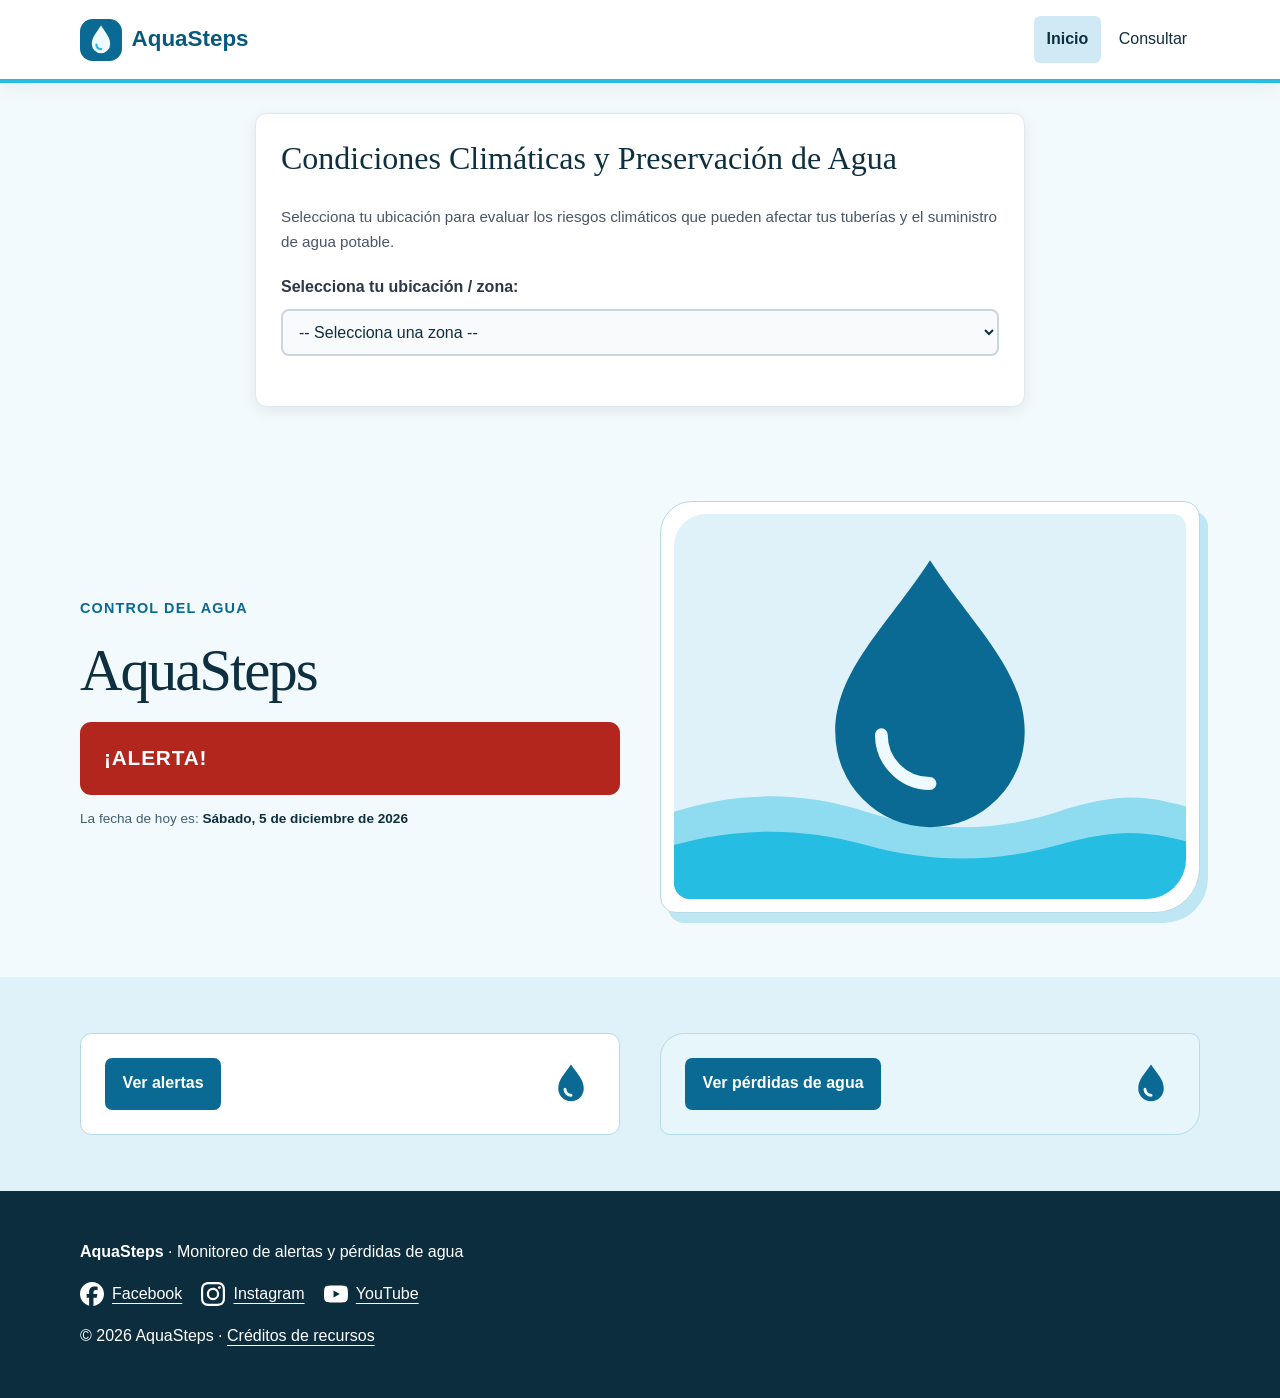
<file: index.html>
<!doctype html>
<html lang="es">
  <head>
    <meta charset="UTF-8" />
    <meta name="viewport" content="width=device-width, initial-scale=1.0" />
    <title>Inicio | AquaSteps</title>
    <link rel="stylesheet" href="css/estilos.css" />
    <link rel="icon" type="image/svg+xml" href="iconos/favicon.svg" />
  </head>
  <body>
    <a class="saltar" href="#contenido">Saltar al contenido</a>
    <header class="cabecera">
      <div class="contenedor barra">
        <a class="marca" href="index.html"
          ><img
            src="iconos/favicon.svg"
            alt=""
            width="42"
            height="42"
          />AquaSteps</a
        >
        <nav aria-label="Navegación principal">
          <ul class="menu">
            <li><a href="index.html" aria-current="page">Inicio</a></li>
            <li>
              <details class="desplegable">
                <summary>Consultar</summary>
                <ul class="submenu">
                  <li><a href="alertas.html">Alertas</a></li>
                  <li><a href="perdidas.html">Pérdidas de agua</a></li>
                </ul>
              </details>
            </li>
          </ul>
        </nav>
      </div>
    </header>
    <main id="contenido">
      <!-- 1. Vinculación del script JS en la cabecera (<head>) con el atributo defer -->
      <!-- Defer permite que el HTML se procese por completo antes de ejecutar el script -->
      <script src="js/script.js" defer></script>

      <!-- 2. Sección del apartado climático a insertar dentro de <main> -->
      <section id="clima-section" class="clima-container">
        <div class="clima-card">
          <h2>Condiciones Climáticas y Preservación de Agua</h2>
          <p class="clima-descripcion">
            Selecciona tu ubicación para evaluar los riesgos climáticos que
            pueden afectar tus tuberías y el suministro de agua potable.
          </p>

          <!-- Formulario / Control de Selección -->
          <div class="clima-selector-group">
            <label for="ubicacion-select"
              >Selecciona tu ubicación / zona:</label
            >
            <select id="ubicacion-select" class="clima-select">
              <option value="" disabled selected>
                -- Selecciona una zona --
              </option>
              <option value="lima-centro">
                Lima Centro (Templado / Húmedo)
              </option>
              <option value="lima-este">
                Lima Este / Chosica (Lluvias intensas / Riesgo de huayco)
              </option>
              <option value="puno-altiplano">
                Puno / Zona Altoandina (Heladas / Congelamiento)
              </option>
              <option value="piura-norte">
                Piura / Norte (Ola de calor / Sequía)
              </option>
            </select>
          </div>

          <!-- Panel de Resultados (Oculto al inicio) -->
          <div id="clima-resultado" class="clima-resultado hidden">
            <!-- Criterio 1: Identificación del clima -->
            <div class="clima-info-header">
              <span class="clima-label">Clima identificado:</span>
              <span id="clima-estado-texto" class="clima-valor">--</span>
            </div>

            <!-- Criterio 2: Notificación del impacto o riesgo -->
            <div id="clima-alerta-box" class="alerta-box">
              <h3 id="alerta-titulo">--</h3>
              <p id="alerta-mensaje">--</p>
            </div>

            <!-- Criterio 3: Acciones a realizar por el usuario -->
            <div class="acciones-box">
              <h3>Acciones recomendadas para proteger tu hogar:</h3>
              <ul id="lista-acciones" class="lista-acciones">
                <!-- Las acciones se insertarán dinámicamente desde JavaScript -->
              </ul>
            </div>
          </div>
        </div>
      </section>
      <section
        id="inicio"
        class="hero contenedor dos-columnas"
        aria-labelledby="titulo"
      >
        <div>
          <p class="etiqueta">Control del agua</p>
          <h1 id="titulo">AquaSteps</h1>
          <div class="alerta" role="alert">¡ALERTA!</div>
          <div class="fecha avisos">
            La fecha de hoy es: <span id="fecha-actual"></span>
          </div>
        </div>
        <figure class="postal">
          <img
            class="ilustracion"
            src="imagenes/gota.svg"
            alt="Ilustración de una gota de agua"
            width="400"
            height="300"
          />
        </figure>
      </section>
      <section class="seccion fondo">
        <div class="contenedor dos-columnas">
          <article class="tarjeta acceso">
            <a class="boton" href="alertas.html">Ver alertas</a>
            <img src="iconos/gota.svg" alt="" width="48" height="48" />
          </article>
          <article class="tarjeta acceso">
            <a class="boton" href="perdidas.html">Ver pérdidas de agua</a>
            <img src="iconos/gota.svg" alt="" width="48" height="48" />
          </article>
        </div>
      </section>
    </main>
    <footer class="pie">
      <div class="contenedor">
        <p>
          <strong>AquaSteps</strong> · Monitoreo de alertas y pérdidas de agua
        </p>
        <nav class="redes" aria-label="Redes sociales de referencia">
          <a
            href="https://www.facebook.com/"
            target="_blank"
            rel="noopener noreferrer"
            ><img
              src="iconos/facebook.svg"
              alt=""
              width="24"
              height="24"
            />Facebook</a
          >
          <a
            href="https://www.instagram.com/"
            target="_blank"
            rel="noopener noreferrer"
            ><img
              src="iconos/instagram.svg"
              alt=""
              width="24"
              height="24"
            />Instagram</a
          >
          <a
            href="https://www.youtube.com/"
            target="_blank"
            rel="noopener noreferrer"
            ><img
              src="iconos/youtube.svg"
              alt=""
              width="24"
              height="24"
            />YouTube</a
          >
        </nav>
        <p>© 2026 AquaSteps · <a href="FUENTES.txt">Créditos de recursos</a></p>
      </div>
    </footer>
    <script src="js/script.js"></script>
  </body>
</html>
</file>
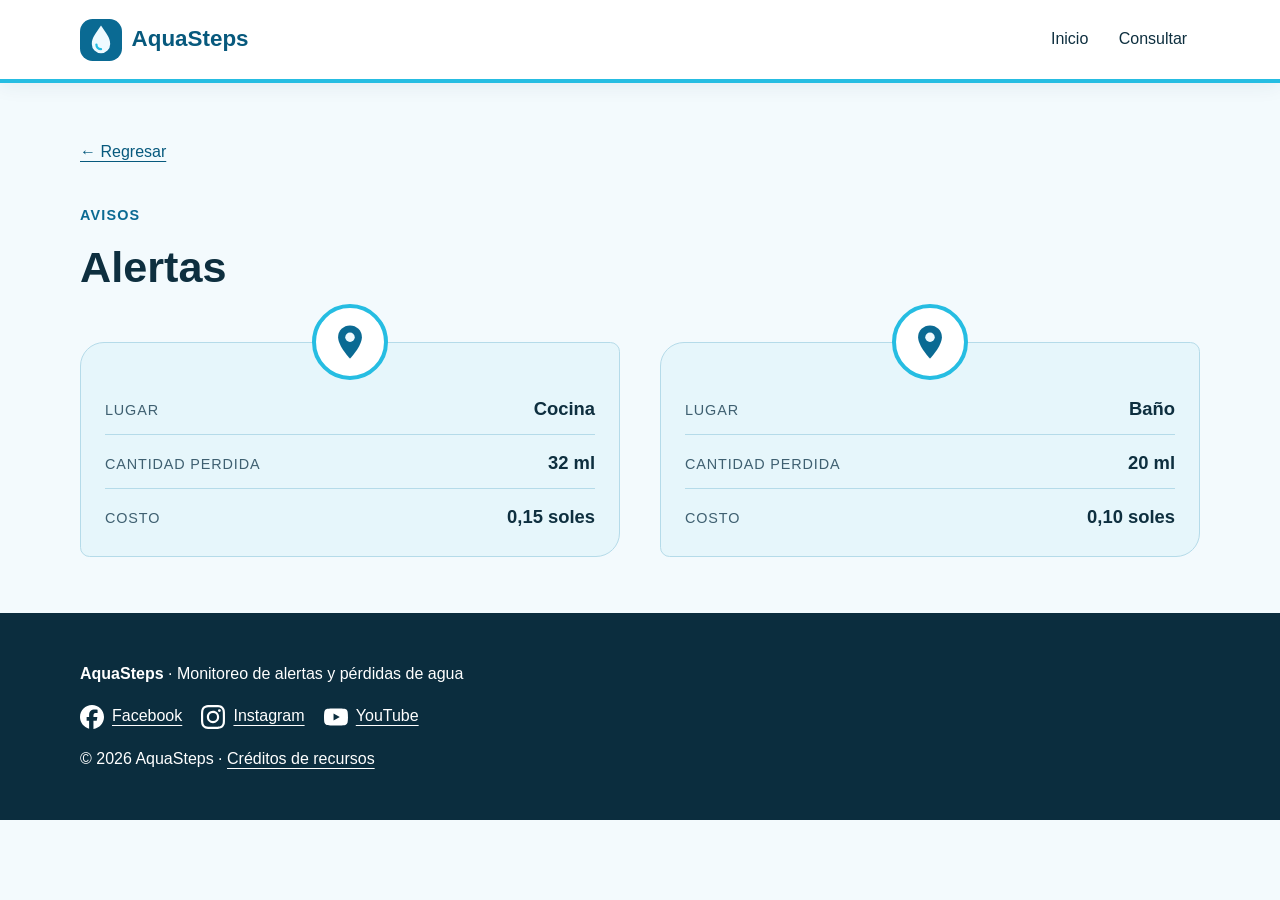
<file: alertas.html>
<!DOCTYPE html>
<html lang="es">
<head>
  <meta charset="UTF-8">
  <meta name="viewport" content="width=device-width, initial-scale=1.0">
  <title>Alertas | AquaSteps</title>
  <link rel="stylesheet" href="css/estilos.css">
  <link rel="icon" type="image/svg+xml" href="iconos/favicon.svg">
</head>
<body>
<a class="saltar" href="#contenido">Saltar al contenido</a>
<header class="cabecera">
  <div class="contenedor barra">
    <a class="marca" href="index.html"><img src="iconos/favicon.svg" alt="" width="42" height="42">AquaSteps</a>
    <nav aria-label="Navegación principal">
      <ul class="menu">
        <li><a href="index.html">Inicio</a></li>
        <li>
          <details class="desplegable">
            <summary>Consultar</summary>
            <ul class="submenu">
              <li><a href="alertas.html" aria-current="page">Alertas</a></li>
              <li><a href="perdidas.html">Pérdidas de agua</a></li>
            </ul>
          </details>
        </li>
      </ul>
    </nav>
  </div>
</header>
<main id="contenido">
  <section class="seccion contenedor" aria-labelledby="titulo">
    <a class="enlace regresar" href="index.html">← Regresar</a>
    <p class="etiqueta">Avisos</p>
    <h1 id="titulo">Alertas</h1>
    <div class="dos-columnas lugares">
      <article class="lugar">
        <a class="pin" href="https://www.google.com/maps" target="_blank" rel="noopener noreferrer"><img src="iconos/ubicacion.svg" alt="Ver Cocina en Google Maps" width="38" height="38"></a>
        <div class="tarjeta">
          <dl class="datos">
            <div><dt>Lugar</dt><dd>Cocina</dd></div>
            <div><dt>Cantidad perdida</dt><dd>32 ml</dd></div>
            <div><dt>Costo</dt><dd>0,15 soles</dd></div>
          </dl>
        </div>
      </article>
      <article class="lugar">
        <a class="pin" href="https://www.google.com/maps" target="_blank" rel="noopener noreferrer"><img src="iconos/ubicacion.svg" alt="Ver Baño en Google Maps" width="38" height="38"></a>
        <div class="tarjeta">
          <dl class="datos">
            <div><dt>Lugar</dt><dd>Baño</dd></div>
            <div><dt>Cantidad perdida</dt><dd>20 ml</dd></div>
            <div><dt>Costo</dt><dd>0,10 soles</dd></div>
          </dl>
        </div>
      </article>
    </div>
  </section>
</main>
<footer class="pie">
  <div class="contenedor">
    <p><strong>AquaSteps</strong> · Monitoreo de alertas y pérdidas de agua</p>
    <nav class="redes" aria-label="Redes sociales de referencia">
      <a href="https://www.facebook.com/" target="_blank" rel="noopener noreferrer"><img src="iconos/facebook.svg" alt="" width="24" height="24">Facebook</a>
      <a href="https://www.instagram.com/" target="_blank" rel="noopener noreferrer"><img src="iconos/instagram.svg" alt="" width="24" height="24">Instagram</a>
      <a href="https://www.youtube.com/" target="_blank" rel="noopener noreferrer"><img src="iconos/youtube.svg" alt="" width="24" height="24">YouTube</a>
    </nav>
    <p>© 2026 AquaSteps · <a href="FUENTES.txt">Créditos de recursos</a></p>
  </div>
</footer>
<script src="js/script.js"></script>
</body>
</html>
</file>
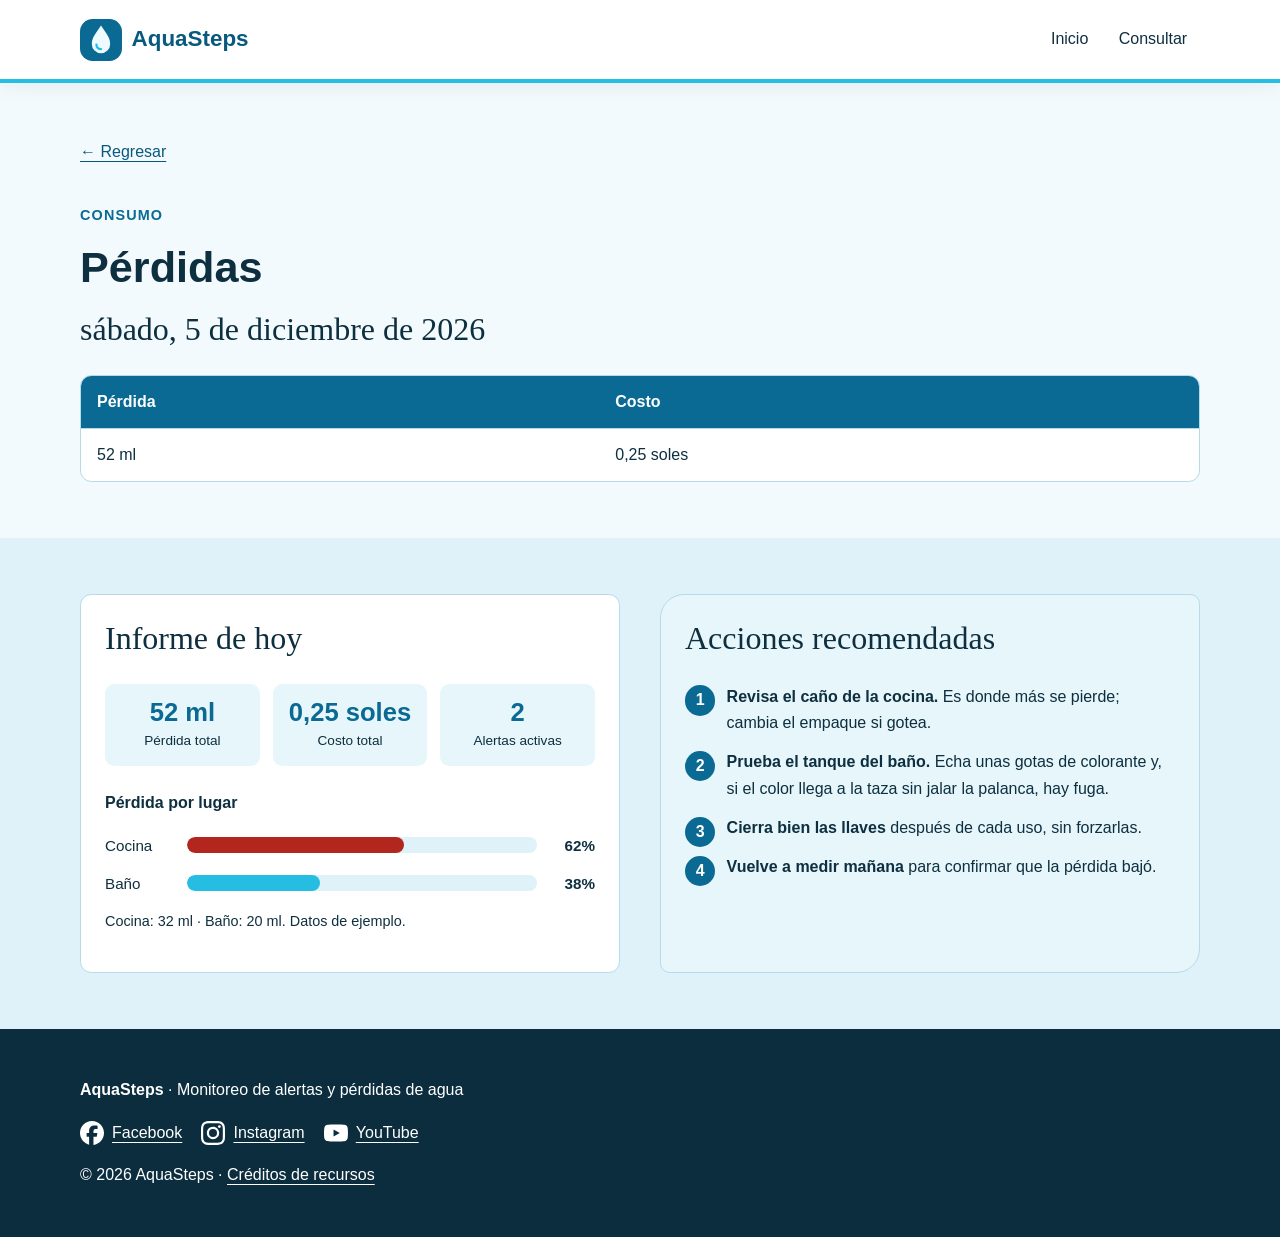
<file: perdidas.html>
<!DOCTYPE html>
<html lang="es">
<head>
  <meta charset="UTF-8">
  <meta name="viewport" content="width=device-width, initial-scale=1.0">
  <title>Pérdidas | AquaSteps</title>
  <link rel="stylesheet" href="css/estilos.css">
  <link rel="icon" type="image/svg+xml" href="iconos/favicon.svg">
</head>
<body>
<a class="saltar" href="#contenido">Saltar al contenido</a>
<header class="cabecera">
  <div class="contenedor barra">
    <a class="marca" href="index.html"><img src="iconos/favicon.svg" alt="" width="42" height="42">AquaSteps</a>
    <nav aria-label="Navegación principal">
      <ul class="menu">
        <li><a href="index.html">Inicio</a></li>
        <li>
          <details class="desplegable">
            <summary>Consultar</summary>
            <ul class="submenu">
              <li><a href="alertas.html">Alertas</a></li>
              <li><a href="perdidas.html" aria-current="page">Pérdidas de agua</a></li>
            </ul>
          </details>
        </li>
      </ul>
    </nav>
  </div>
</header>
<main id="contenido">
  <section class="seccion contenedor" aria-labelledby="titulo">
    <a class="enlace regresar" href="index.html">← Regresar</a>
    <p class="etiqueta">Consumo</p>
    <h1 id="titulo">Pérdidas</h1>
    <h2><span id="fecha-actual"></span></h2>
    <div class="tabla-caja">
      <table class="tabla">
        <thead>
          <tr>
            <th>Pérdida</th>
            <th>Costo</th>
          </tr>
        </thead>
        <tbody>
          <tr>
            <td>52 ml</td>
            <td>0,25 soles</td>
          </tr>
        </tbody>
      </table>
    </div>
  </section>
  <section class="seccion fondo">
    <div class="contenedor dos-columnas informe">
      <article class="tarjeta">
        <h2>Informe de hoy</h2>
        <div class="cifras">
          <div class="cifra"><strong>52 ml</strong><span>Pérdida total</span></div>
          <div class="cifra"><strong>0,25 soles</strong><span>Costo total</span></div>
          <div class="cifra"><strong>2</strong><span>Alertas activas</span></div>
        </div>
        <p><b>Pérdida por lugar</b></p>
        <ul class="barras" aria-label="Porcentaje de la pérdida por lugar">
          <li>Cocina<span class="barra-fondo"><span class="barra-valor alta" style="width: 62%"></span></span><b>62%</b></li>
          <li>Baño<span class="barra-fondo"><span class="barra-valor" style="width: 38%"></span></span><b>38%</b></li>
        </ul>
        <p class="nota">Cocina: 32 ml · Baño: 20 ml. Datos de ejemplo.</p>
      </article>
      <article class="tarjeta">
        <h2>Acciones recomendadas</h2>
        <ol class="acciones">
          <li><b>Revisa el caño de la cocina.</b> Es donde más se pierde; cambia el empaque si gotea.</li>
          <li><b>Prueba el tanque del baño.</b> Echa unas gotas de colorante y, si el color llega a la taza sin jalar la palanca, hay fuga.</li>
          <li><b>Cierra bien las llaves</b> después de cada uso, sin forzarlas.</li>
          <li><b>Vuelve a medir mañana</b> para confirmar que la pérdida bajó.</li>
        </ol>
      </article>
    </div>
  </section>
</main>
<footer class="pie">
  <div class="contenedor">
    <p><strong>AquaSteps</strong> · Monitoreo de alertas y pérdidas de agua</p>
    <nav class="redes" aria-label="Redes sociales de referencia">
      <a href="https://www.facebook.com/" target="_blank" rel="noopener noreferrer"><img src="iconos/facebook.svg" alt="" width="24" height="24">Facebook</a>
      <a href="https://www.instagram.com/" target="_blank" rel="noopener noreferrer"><img src="iconos/instagram.svg" alt="" width="24" height="24">Instagram</a>
      <a href="https://www.youtube.com/" target="_blank" rel="noopener noreferrer"><img src="iconos/youtube.svg" alt="" width="24" height="24">YouTube</a>
    </nav>
    <p>© 2026 AquaSteps · <a href="FUENTES.txt">Créditos de recursos</a></p>
  </div>
</footer>
<script src="js/script.js"></script>
</body>
</html>
</file>
<file: css/estilos.css>
* {
  box-sizing: border-box;
}
body {
  margin: 0;
  font-family: Arial, sans-serif;
  color: #0e2f3f;
  background: #f3fafd;
  line-height: 1.65;
}
h1,
h2,
h3 {
  line-height: 1.2;
}
h1 {
  font-size: 2.7rem;
  margin: 0 0 1rem;
}
h2 {
  font-size: 2rem;
  margin-top: 0;
}
h3 {
  font-size: 1.2rem;
}
a {
  color: #07597d;
  text-underline-offset: 4px;
}
a:focus-visible,
button:focus-visible,
summary:focus-visible,
input:focus-visible,
select:focus-visible {
  outline: 3px solid #07597d;
  outline-offset: 4px;
}
img {
  max-width: 100%;
  height: auto;
  display: block;
}
.contenedor {
  width: 92%;
  max-width: 1120px;
  margin: 0 auto;
}
.seccion {
  padding: 3.5rem 0;
}
.fondo {
  background: #dff2f9;
}
.etiqueta {
  font-weight: bold;
  color: #0a6a93;
  font-size: 0.9rem;
  text-transform: uppercase;
  letter-spacing: 0.08em;
}
.nota {
  font-size: 0.9rem;
}
.cabecera {
  background: white;
  border-bottom: 4px solid #26bde2;
}
.barra {
  display: flex;
  align-items: center;
  justify-content: space-between;
  gap: 1rem;
  flex-wrap: wrap;
  padding: 1rem 0;
}
.marca {
  display: flex;
  align-items: center;
  gap: 0.6rem;
  text-decoration: none;
  font-size: 1.4rem;
  font-weight: bold;
}
.menu {
  display: flex;
  flex-wrap: wrap;
  align-items: center;
  gap: 0.3rem;
  list-style: none;
  margin: 0;
  padding: 0;
}
.menu a,
summary {
  display: block;
  padding: 0.65rem 0.8rem;
  color: #0e2f3f;
  cursor: pointer;
}
.menu a {
  text-decoration: none;
}
.menu a:hover,
summary:hover {
  background: #cfeaf4;
  border-radius: 0.4rem;
}
.cabecera {
  position: sticky;
  top: 0;
  z-index: 100;
  box-shadow: 0 4px 18px #0b3a5210;
}
section[id],
main[id] {
  scroll-margin-top: 130px;
}
.desplegable {
  position: relative;
}
summary {
  list-style: revert;
}
.submenu {
  position: absolute;
  top: 100%;
  left: 0;
  width: 230px;
  padding: 0.5rem;
  margin: 0.3rem 0 0;
  list-style: none;
  background: white;
  border: 1px solid #a6d1e2;
  border-radius: 0.5rem;
  box-shadow: 0 8px 20px #0b3a5220;
  z-index: 10;
}
.dos-columnas {
  display: grid;
  grid-template-columns: repeat(2, minmax(0, 1fr));
  gap: 2.5rem;
  align-items: center;
}
.dos-columnas > * {
  min-width: 0;
}
.hero {
  padding-top: 4rem;
  padding-bottom: 4rem;
}
.foto {
  width: 100%;
  aspect-ratio: 4 / 3;
  object-fit: cover;
  border-radius: 2rem 0.8rem 2.5rem 1rem;
}
.boton {
  display: inline-block;
  padding: 0.8rem 1.1rem;
  background: #0a6a93;
  color: white;
  border: 0;
  border-radius: 0.45rem;
  font: inherit;
  font-weight: bold;
  text-decoration: none;
  cursor: pointer;
}
.boton:hover {
  background: #064c6a;
}
.enlace {
  display: inline-block;
  margin: 0.8rem;
}
.tarjetas {
  display: grid;
  grid-template-columns: repeat(3, minmax(0, 1fr));
  gap: 1rem;
}
.tarjeta {
  padding: 1.5rem;
  border: 1px solid #b5dbe9;
  border-radius: 0.7rem;
  background: white;
}
.numero {
  color: #0a6a93;
  font-weight: bold;
}
.galeria {
  display: grid;
  grid-template-columns: repeat(2, minmax(0, 1fr));
  gap: 1rem;
}
figure {
  margin: 0;
}
.galeria img {
  width: 100%;
  aspect-ratio: 3 / 2;
  object-fit: cover;
  border-radius: 0.6rem;
}
figcaption {
  padding-top: 0.5rem;
}
blockquote {
  margin-left: 0;
  font-size: 1.35rem;
}
.orientador {
  border: 1px solid #8cc2d7;
  border-radius: 0.6rem;
  padding: 1.5rem;
  min-width: 0;
}
legend {
  font-weight: bold;
  padding: 0 0.5rem;
}
.orientador > label {
  display: inline-block;
  margin: 0.4rem 1rem 0.4rem 0;
  padding: 0.4rem;
  cursor: pointer;
}
.orientador > input:checked + label {
  background: #0a6a93;
  color: white;
  border-radius: 0.3rem;
}
.resultados {
  background: white;
  padding: 1.5rem;
  border-radius: 0.5rem;
  margin-top: 1rem;
}
.respuesta {
  display: none;
}
#mochila:checked ~ .resultados .mochila,
#libreta:checked ~ .resultados .libreta,
#abrigo:checked ~ .resultados .abrigo {
  display: block;
}
.formulario {
  display: grid;
  gap: 0.6rem;
  background: white;
  border: 1px solid #b5dbe9;
  padding: 1.5rem;
  border-radius: 0.7rem;
}
.formulario > label {
  font-weight: bold;
}
input[type="text"],
input[type="email"],
select,
textarea {
  width: 100%;
  min-width: 0;
  font: inherit;
  padding: 0.7rem;
  border: 1px solid #5a8294;
  border-radius: 0.3rem;
  background: white;
  color: #0e2f3f;
}
input[type="radio"],
input[type="checkbox"] {
  accent-color: #0a6a93;
}
.video {
  width: 100%;
  aspect-ratio: 16 / 9;
  border: 0;
  display: block;
}
.confirmacion {
  max-width: 760px;
  margin: 0 auto;
}
.pie {
  background: #0b2d3e;
  color: white;
  padding: 2rem 0;
}
.pie a {
  color: white;
}
.redes {
  display: flex;
  flex-wrap: wrap;
  gap: 1.2rem;
}
.redes a {
  display: inline-flex;
  align-items: center;
  gap: 0.5rem;
}
.redes img {
  filter: invert(1);
}
.saltar {
  position: absolute;
  left: -9999px;
}
.saltar:focus {
  left: 1rem;
  top: 1rem;
  padding: 1rem;
  background: white;
  z-index: 20;
}
@media (max-width: 900px) {
  .barra {
    gap: 0.4rem;
  }
  .tarjetas {
    grid-template-columns: repeat(2, minmax(0, 1fr));
  }
  h1 {
    font-size: 2.2rem;
  }
}
@media (max-width: 600px) {
  h1 {
    font-size: 1.9rem;
  }
  h2 {
    font-size: 1.6rem;
  }
  .dos-columnas,
  .tarjetas,
  .galeria {
    grid-template-columns: 1fr;
  }
  .dos-columnas {
    gap: 1.5rem;
  }
  .hero,
  .seccion {
    padding-top: 2.2rem;
    padding-bottom: 2.2rem;
  }
  .barra nav {
    width: 100%;
  }
  .menu {
    flex-direction: row;
    flex-wrap: wrap;
    gap: 0;
  }
  .menu a,
  summary {
    padding: 0.45rem 0.55rem;
    font-size: 0.95rem;
  }
  .submenu {
    left: auto;
    right: 0;
    width: 205px;
    max-width: 85vw;
    max-height: 55vh;
    overflow-y: auto;
  }
  section[id],
  main[id] {
    scroll-margin-top: 190px;
  }
  .enlace {
    margin-left: 0;
  }
  .formulario,
  .orientador,
  .resultados {
    padding: 1rem;
  }
}
.postal {
  background: #fff;
  padding: 0.8rem;
  border: 1px solid #b5dbe9;
  border-radius: 2rem 1rem 2.8rem 1rem;
  box-shadow: 8px 10px 0 #bfe6f3;
}
.postal figcaption {
  padding: 0.6rem 0.5rem 0.2rem;
  font-family: Georgia, serif;
  font-style: italic;
}
.hero h1 {
  font-family: Georgia, serif;
  font-weight: normal;
  font-size: clamp(2.2rem, 4.6vw, 3.8rem);
  letter-spacing: -0.035em;
}
h2 {
  font-family: Georgia, serif;
  font-weight: normal;
}
.tarjeta:nth-child(2) {
  background: #e6f6fb;
  border-radius: 1.5rem 0.6rem 1.5rem 0.6rem;
}
blockquote {
  font-family: Georgia, serif;
  font-style: italic;
  max-width: 780px;
}
textarea {
  resize: vertical;
}
@media (max-width: 600px) {
  .barra {
    padding: 0.6rem 0;
  }
  .marca {
    font-size: 1.2rem;
  }
  .marca img {
    width: 30px;
  }
}
.alerta {
  background: #b3261e;
  color: white;
  border-radius: 0.7rem;
  padding: 1.2rem 1.5rem;
  font-weight: bold;
  font-size: 1.3rem;
  letter-spacing: 0.04em;
}
.fecha {
  font-size: 0.85rem;
  margin: 0.8rem 0 0;
  color: #3f6071;
}
.fecha span {
  font-weight: bold;
  color: #0e2f3f;
}
.acceso {
  display: flex;
  align-items: center;
  justify-content: space-between;
  gap: 1rem;
}
.acceso img {
  width: 48px;
  height: 48px;
  flex-shrink: 0;
}
.acceso a {
  font-weight: bold;
}
.ilustracion {
  width: 100%;
  aspect-ratio: 4 / 3;
  object-fit: cover;
  border-radius: 2rem 0.8rem 2.5rem 1rem;
}
.tabla-caja {
  overflow-x: auto;
  background: white;
  border: 1px solid #b5dbe9;
  border-radius: 0.7rem;
}
.tabla {
  width: 100%;
  border-collapse: collapse;
}
.tabla th,
.tabla td {
  padding: 0.8rem 1rem;
  text-align: left;
  border-bottom: 1px solid #b5dbe9;
}
.tabla th {
  background: #0a6a93;
  color: white;
}
.tabla tbody tr:last-child td {
  border-bottom: 0;
}
.tabla tbody tr:nth-child(even) {
  background: #e6f6fb;
}
.menu a[aria-current="page"] {
  background: #cfeaf4;
  border-radius: 0.4rem;
  font-weight: bold;
}
.regresar {
  margin: 0 0 1.5rem;
}
@media (max-width: 600px) {
  .alerta {
    font-size: 1.1rem;
  }
  .acceso {
    flex-wrap: wrap;
  }
}
.fecha span::first-letter {
  text-transform: uppercase;
}
.fecha span {
  display: inline-block;
}
.lugares {
  margin-top: 3rem;
  align-items: stretch;
}
.lugar {
  position: relative;
}
.pin {
  position: absolute;
  top: -38px;
  left: 50%;
  transform: translateX(-50%);
  display: grid;
  place-items: center;
  width: 76px;
  height: 76px;
  background: white;
  border: 4px solid #26bde2;
  border-radius: 50%;
  z-index: 2;
}
.pin img {
  width: 38px;
  height: 38px;
}
.lugar .tarjeta {
  height: 100%;
  padding-top: 3.2rem;
  text-align: center;
}
.datos {
  margin: 0;
  display: grid;
  gap: 0.8rem;
}
.datos div {
  display: flex;
  justify-content: space-between;
  align-items: baseline;
  gap: 1rem;
  padding-bottom: 0.6rem;
  border-bottom: 1px solid #b5dbe9;
}
.datos div:last-child {
  border-bottom: 0;
  padding-bottom: 0;
}
.datos dt {
  color: #3f6071;
  font-size: 0.9rem;
  text-transform: uppercase;
  letter-spacing: 0.06em;
}
.datos dd {
  margin: 0;
  font-weight: bold;
  font-size: 1.15rem;
  text-align: right;
}
.cifras {
  display: grid;
  grid-template-columns: repeat(3, minmax(0, 1fr));
  gap: 0.8rem;
  margin: 1rem 0 1.5rem;
}
.cifra {
  background: #e6f6fb;
  border-radius: 0.6rem;
  padding: 0.8rem;
  text-align: center;
}
.cifra strong {
  display: block;
  font-size: 1.6rem;
  line-height: 1.2;
  color: #0a6a93;
}
.cifra span {
  font-size: 0.85rem;
}
.barras {
  display: grid;
  gap: 0.8rem;
  margin: 1rem 0 0;
  padding: 0;
  list-style: none;
}
.barras li {
  display: grid;
  grid-template-columns: 4.5rem minmax(0, 1fr) 3rem;
  align-items: center;
  gap: 0.6rem;
  font-size: 0.95rem;
}
.barra-fondo {
  height: 1rem;
  background: #dff2f9;
  border-radius: 1rem;
  overflow: hidden;
}
.barra-valor {
  display: block;
  height: 100%;
  background: #26bde2;
  border-radius: 1rem;
}
.barra-valor.alta {
  background: #b3261e;
}
.barras b {
  text-align: right;
}
.acciones {
  margin: 1rem 0 0;
  padding: 0;
  list-style: none;
  display: grid;
  gap: 0.8rem;
  counter-reset: paso;
}
.acciones li {
  position: relative;
  padding-left: 2.6rem;
  counter-increment: paso;
}
.acciones li::before {
  content: counter(paso);
  position: absolute;
  left: 0;
  top: 0.1rem;
  width: 1.9rem;
  height: 1.9rem;
  border-radius: 50%;
  background: #0a6a93;
  color: white;
  font-weight: bold;
  display: grid;
  place-items: center;
}
@media (max-width: 600px) {
  .lugares {
    gap: 3.2rem;
  }
  .cifras {
    grid-template-columns: 1fr;
  }
}
.informe {
  align-items: stretch;
}
/* Estilos para el módulo climático ODS 6 */
.clima-container {
  max-width: 800px;
  margin: 30px auto;
  padding: 0 15px;
  font-family: inherit;
}

.clima-card {
  background: #ffffff;
  border-radius: 12px;
  padding: 25px;
  box-shadow: 0 4px 15px rgba(0, 0, 0, 0.08);
  border: 1px solid #e2e8f0;
}

.clima-descripcion {
  color: #4a5568;
  font-size: 0.95rem;
  margin-bottom: 20px;
}

.clima-selector-group {
  margin-bottom: 25px;
}

.clima-selector-group label {
  display: block;
  font-weight: 600;
  margin-bottom: 8px;
  color: #2d3748;
}

.clima-select {
  width: 100%;
  padding: 12px;
  border: 2px solid #cbd5e0;
  border-radius: 8px;
  font-size: 1rem;
  background-color: #f8fafc;
  cursor: pointer;
  transition: border-color 0.2s ease;
}

.clima-select:focus {
  outline: none;
  border-color: #3182ce;
}

/* Estado oculto */
.hidden {
  display: none !important;
}

.clima-info-header {
  font-size: 1.1rem;
  margin-bottom: 15px;
  padding-bottom: 10px;
  border-bottom: 1px solid #edf2f7;
}

.clima-label {
  font-weight: 600;
  color: #4a5568;
}

.clima-valor {
  font-weight: 700;
  color: #2b6cb0;
  margin-left: 8px;
}

/* Cajas de alerta por nivel de impacto */
.alerta-box {
  padding: 15px 20px;
  border-radius: 8px;
  margin-bottom: 20px;
  border-left: 6px solid;
}

.alerta-box.riesgo-alto {
  background-color: #fff5f5;
  border-color: #e53e3e;
  color: #9b2c2c;
}

.alerta-box.riesgo-medio {
  background-color: #fffaf0;
  border-color: #dd6b20;
  color: #9c4221;
}

.alerta-box.riesgo-bajo {
  background-color: #f0fff4;
  border-color: #38a169;
  color: #22543d;
}

.acciones-box h3 {
  font-size: 1rem;
  color: #2d3748;
  margin-bottom: 10px;
}

.lista-acciones {
  list-style: none;
  padding-left: 0;
}

.lista-acciones li {
  position: relative;
  padding: 8px 0 8px 28px;
  color: #4a5568;
  font-size: 0.95rem;
}

.lista-acciones li::before {
  content: "✓";
  position: absolute;
  left: 0;
  color: #3182ce;
  font-weight: bold;
}
</file>
